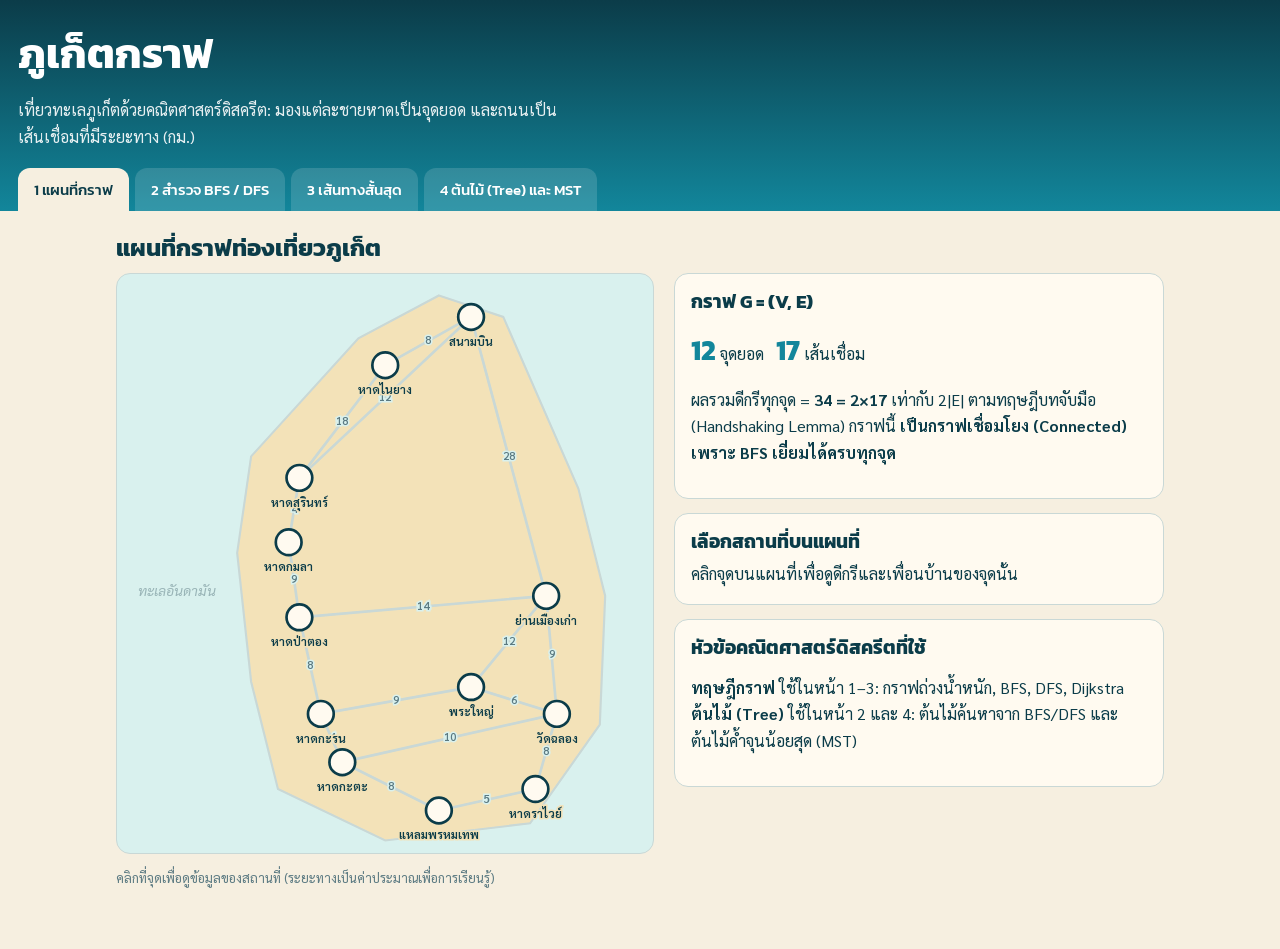
<file: index.html>
<!DOCTYPE html>
<html lang="th">
<head>
<meta charset="utf-8">
<meta name="viewport" content="width=device-width, initial-scale=1, viewport-fit=cover">
<title>ภูเก็ตกราฟ – คณิตศาสตร์ดิสครีตกับการท่องเที่ยวทะเลภูเก็ต</title>
<link rel="stylesheet" href="https://fonts.googleapis.com/css2?family=Kanit:wght@500;700&family=Sarabun:wght@400;600&display=swap">
<link rel="stylesheet" href="style.css">
</head>
<body>
<header>
  <h1>ภูเก็ตกราฟ</h1>
  <p>เที่ยวทะเลภูเก็ตด้วยคณิตศาสตร์ดิสครีต: มองแต่ละชายหาดเป็นจุดยอด และถนนเป็นเส้นเชื่อมที่มีระยะทาง (กม.)</p>
  <nav id="nav">
    <button data-p="1" class="on">1 แผนที่กราฟ</button>
    <button data-p="2">2 สำรวจ BFS / DFS</button>
    <button data-p="3">3 เส้นทางสั้นสุด</button>
    <button data-p="4">4 ต้นไม้ (Tree) และ MST</button>
  </nav>
</header>
<main>

<section id="p1" class="pg on">
  <h2>แผนที่กราฟท่องเที่ยวภูเก็ต</h2>
  <div class="grid">
    <div><svg id="s1" class="map" viewBox="0 0 500 540" role="img" aria-label="กราฟแหล่งท่องเที่ยวภูเก็ต"></svg>
      <p class="legend">คลิกที่จุดเพื่อดูข้อมูลของสถานที่ (ระยะทางเป็นค่าประมาณเพื่อการเรียนรู้)</p></div>
    <div>
      <div class="panel"><h3>กราฟ G = (V, E)</h3>
        <p><span class="big" id="cv"></span> จุดยอด &nbsp; <span class="big" id="ce"></span> เส้นเชื่อม</p>
        <p>ผลรวมดีกรีทุกจุด = <b id="sd"></b> เท่ากับ 2|E| ตามทฤษฎีบทจับมือ (Handshaking Lemma) กราฟนี้<b id="cn"></b></p></div>
      <div class="panel" style="margin-top:14px"><h3 id="ih">เลือกสถานที่บนแผนที่</h3><div id="info">คลิกจุดบนแผนที่เพื่อดูดีกรีและเพื่อนบ้านของจุดนั้น</div></div>
      <div class="panel" style="margin-top:14px"><h3>หัวข้อคณิตศาสตร์ดิสครีตที่ใช้</h3>
        <p><b>ทฤษฎีกราฟ</b> ใช้ในหน้า 1–3: กราฟถ่วงน้ำหนัก, BFS, DFS, Dijkstra<br><b>ต้นไม้ (Tree)</b> ใช้ในหน้า 2 และ 4: ต้นไม้ค้นหาจาก BFS/DFS และต้นไม้ค้ำจุนน้อยสุด (MST)</p></div>
    </div>
  </div>
</section>

<section id="p2" class="pg">
  <h2>สำรวจแหล่งท่องเที่ยวด้วย BFS และ DFS</h2>
  <p>BFS ไปทีละชั้นด้วยคิว (Queue) ส่วน DFS ลึกสุดก่อนด้วยสแตก (Stack) เส้นสีน้ำเงินคือต้นไม้ที่ได้จากการค้นหา</p>
  <div class="grid">
    <div><svg id="s2" class="map" viewBox="0 0 500 540"></svg>
      <p class="legend"><span class="dot" style="background:var(--bad)"></span>กำลังเยี่ยม<span class="dot" style="background:var(--acc)"></span>เยี่ยมแล้ว<span class="dot" style="background:#ffe9a8"></span>รอเยี่ยม</p></div>
    <div class="panel">
      <div class="ctl"><label>เริ่มที่ <select id="a2s"></select></label><label><select id="a2m"><option value="bfs">BFS (คิว)</option><option value="dfs">DFS (สแตก)</option></select></label></div>
      <div class="ctl"><button class="b" id="n2">ก้าวถัดไป</button><button class="b alt" id="p2a">เล่นอัตโนมัติ</button><button class="b alt" id="r2">เริ่มใหม่</button></div>
      <h3>ลำดับที่เยี่ยม</h3><div id="o2"></div>
      <h3 style="margin-top:12px" id="fl">Queue</h3><div id="f2"></div>
      <p class="legend" style="margin-top:12px">เวลาทำงาน O(V + E) ต้นไม้ที่ได้มีเส้นเชื่อมเท่ากับจำนวนจุดที่เยี่ยมลบ 1</p>
    </div>
  </div>
</section>

<section id="p3" class="pg">
  <h2>หาเส้นทางสั้นที่สุดด้วย Dijkstra</h2>
  <p>เลือกจุดเริ่มต้นและปลายทาง กราฟถ่วงน้ำหนักจะหาเส้นทางที่รวมระยะทางน้อยที่สุดให้</p>
  <div class="grid">
    <div><svg id="s3" class="map" viewBox="0 0 500 540"></svg></div>
    <div class="panel">
      <div class="ctl"><label>จาก <select id="d3a"></select></label><label>ไป <select id="d3b"></select></label></div>
      <p><span class="big" id="k3"></span> กม. &nbsp;ประมาณ <b id="t3"></b> นาที (เฉลี่ย 40 กม./ชม.)</p>
      <div id="r3"></div>
      <h3 style="margin-top:12px">ระยะสั้นสุดจากจุดเริ่มต้นไปทุกที่</h3><table id="tb3"></table>
    </div>
  </div>
</section>

<section id="p4" class="pg">
  <h2>ต้นไม้ค้ำจุนน้อยสุด: วางถนนให้ครบทุกที่ประหยัดสุด</h2>
  <p>อัลกอริทึมของ Kruskal เรียงเส้นเชื่อมจากสั้นไปยาว เลือกเส้นที่ไม่ทำให้เกิดวงจร จนได้ต้นไม้ที่ต่อ 12 จุดด้วย 11 เส้น</p>
  <div class="grid">
    <div><svg id="s4" class="map" viewBox="0 0 500 540"></svg>
      <p class="legend">เส้นน้ำเงินหนา = เลือก, เส้นประแดง = ข้ามเพราะเกิดวงจร</p></div>
    <div class="panel">
      <div class="ctl"><button class="b" id="n4">พิจารณาเส้นถัดไป</button><button class="b alt" id="a4">ทำจนจบ</button><button class="b alt" id="r4">เริ่มใหม่</button></div>
      <p>ระยะทางรวมที่เลือก <span class="big" id="w4">0</span> กม. &nbsp; เลือกแล้ว <b id="c4">0</b>/11 เส้น</p>
      <div id="s4t"></div>
      <div class="log" id="l4"></div>
    </div>
  </div>
  <h2 style="margin-top:34px">หลักการของต้นไม้ (Tree) จากโครงข่ายถนน</h2>
  <p>ต้นไม้ในส่วนนี้คือต้นไม้ค้ำจุนน้อยสุด 11 เส้นที่ได้จาก Kruskal ด้านบน เลือกรากแล้วคลิกจุดเพื่อดูความสัมพันธ์ในต้นไม้</p>
  <div class="panel"><h3>สมบัติสำคัญของต้นไม้</h3>
    <ol class="pr">
      <li>ต้นไม้คือกราฟเชื่อมโยงที่ <b>ไม่มีวงจร</b></li>
      <li>ต้นไม้ที่มี n จุดยอด จะมี <b>n − 1 เส้นเชื่อม</b> เสมอ ที่นี่ <b id="tv"></b> จุด จึงมี <b id="te"></b> เส้น</li>
      <li>ทุกคู่จุดยอดมี <b>เส้นทางเดียว</b> เท่านั้น (คลิกจุดด้านล่างเพื่อดูเส้นทางจากราก)</li>
      <li>ลบเส้นใดก็ได้ ต้นไม้จะ<b>แยกขาดเป็นสองส่วน</b> เพิ่มเส้นใดก็ได้ จะ<b>เกิดวงจร</b></li>
      <li>เลือกจุดหนึ่งเป็น <b>ราก (Root)</b> จะได้ต้นไม้มีราก ซึ่งมีพ่อแม่ (Parent), ลูก (Child), ใบ (Leaf), ระดับ (Level) และความสูง (Height)</li>
    </ol></div>
  <div class="grid" style="margin-top:16px">
    <div><div class="ctl"><label>เลือกราก (Root) <select id="t5r"></select></label></div>
      <svg id="s5" class="map" viewBox="0 0 560 400"></svg>
      <p class="legend"><span class="dot" style="background:var(--bad)"></span>ราก<span class="dot" style="background:var(--pri)"></span>จุดภายใน<span class="dot" style="background:var(--ok)"></span>ใบ (ไม่มีลูก)</p></div>
    <div class="panel"><h3>สรุปต้นไม้</h3><div id="ts"></div><h3 style="margin-top:12px" id="th">คลิกจุดบนต้นไม้</h3><div id="ti">คลิกจุดเพื่อดู Parent, Child, Level และเส้นทางจากราก</div></div>
  </div>
</section>

</main>
<script src="script.js"></script>
</body>
</html>
</file>
<file: style.css>
:root{--bg:#f6efe0;--card:#fffaf0;--ink:#0b3c49;--mut:#5b7a82;--pri:#12869b;--acc:#f0a23b;--ok:#2f9e6e;--bad:#e0523f;--line:#c9d8d6;--sea:#d9f1ee;--isl:#f3e2b8;
box-sizing:border-box;padding-top:env(safe-area-inset-top,0px);padding-bottom:env(safe-area-inset-bottom,0px)}
@media (prefers-color-scheme:dark){:root:not([data-theme="light"]){--bg:#082a33;--card:#0e3944;--ink:#e8f6f4;--mut:#93b8bd;--pri:#3cc0d6;--acc:#f5b84f;--line:#25525e;--sea:#0b3f4b;--isl:#3b4a45}}
:root[data-theme="dark"]{--bg:#082a33;--card:#0e3944;--ink:#e8f6f4;--mut:#93b8bd;--pri:#3cc0d6;--acc:#f5b84f;--line:#25525e;--sea:#0b3f4b;--isl:#3b4a45}
html{scroll-padding-top:env(safe-area-inset-top,0px)}
*{box-sizing:border-box}
body{margin:0;background:var(--bg);color:var(--ink);font:16px/1.65 Sarabun,"Noto Sans Thai",system-ui,sans-serif}
h1,h2,h3{font-family:Kanit,"Noto Sans Thai",sans-serif;line-height:1.25;margin:0 0 .4em}
header{background:linear-gradient(180deg,#0b3c49,#12869b);color:#fff;padding:28px 18px 0}
header h1{font-size:clamp(26px,5vw,42px);font-weight:700}
header p{margin:0 0 18px;max-width:60ch;opacity:.9}
nav{display:flex;gap:6px;overflow-x:auto;margin-top:8px}
nav button{flex:none;border:0;background:rgba(255,255,255,.14);color:#fff;font:500 15px Kanit,sans-serif;padding:10px 16px;border-radius:12px 12px 0 0;cursor:pointer}
nav button.on{background:var(--bg);color:var(--ink)}
nav button:focus-visible,button:focus-visible,select:focus-visible{outline:3px solid var(--acc);outline-offset:2px}
main{max-width:1080px;margin:0 auto;padding:22px 16px 48px}
.pg{display:none}.pg.on{display:block}
.grid{display:grid;grid-template-columns:minmax(0,1.1fr) minmax(0,1fr);gap:20px;align-items:start}
@media(max-width:800px){.grid{grid-template-columns:1fr}}
.panel{background:var(--card);border:1px solid var(--line);border-radius:14px;padding:16px}
svg.map{width:100%;height:auto;background:var(--sea);border-radius:14px;border:1px solid var(--line);display:block}
.isl{fill:var(--isl);stroke:var(--line);stroke-width:2}
.sea{fill:var(--mut);opacity:.5;font:italic 13px Sarabun,sans-serif}
.e{stroke:var(--line);stroke-width:2.5;stroke-linecap:round}
.e.on{stroke:var(--pri);stroke-width:6}
.e.rej{stroke:var(--bad);stroke-dasharray:5 5;stroke-width:3}
.w{font:600 10px Sarabun,sans-serif;fill:var(--mut);text-anchor:middle;paint-order:stroke;stroke:var(--sea);stroke-width:3px}
.n circle{fill:var(--card);stroke:var(--ink);stroke-width:2.5;transition:fill .25s}
.n text{font:600 11px Sarabun,sans-serif;fill:var(--ink);text-anchor:middle;paint-order:stroke;stroke:var(--isl);stroke-width:3px;pointer-events:none}
.n.vis circle{fill:var(--acc)}.n.q circle{fill:#ffe9a8}.n.cur circle{fill:var(--bad)}.n.path circle{fill:var(--ok)}.n.sel circle{stroke:var(--bad);stroke-width:4}
.n{cursor:pointer}
.ctl{display:flex;flex-wrap:wrap;gap:8px;align-items:center;margin:10px 0}
select,button.b{font:500 14px Sarabun,sans-serif;padding:8px 12px;border-radius:10px;border:1px solid var(--line);background:var(--card);color:var(--ink)}
button.b{cursor:pointer;background:var(--pri);color:#fff;border-color:var(--pri);font-family:Kanit,sans-serif}
button.b.alt{background:var(--card);color:var(--ink);border-color:var(--line)}
.big{font:700 28px Kanit,sans-serif;color:var(--pri)}
.tag{display:inline-block;background:var(--sea);border-radius:8px;padding:2px 9px;margin:2px;font-size:14px}
table{border-collapse:collapse;width:100%;font-size:14px}td,th{padding:4px 8px;border-bottom:1px solid var(--line);text-align:left}
.log{max-height:230px;overflow:auto;font-size:14px}.log div{padding:3px 0;border-bottom:1px dashed var(--line)}
.ok{color:var(--ok)}.no{color:var(--bad)}
.legend{font-size:13px;color:var(--mut)}
.dot{display:inline-block;width:11px;height:11px;border-radius:50%;margin:0 3px 0 8px;vertical-align:-1px;border:1px solid var(--ink)}
@media(prefers-reduced-motion:reduce){*{transition:none!important}}
.n.int circle{fill:var(--pri)}
ol.pr{margin:0;padding-left:22px}ol.pr li{margin:5px 0}
.lv{font:600 11px Sarabun,sans-serif;fill:var(--mut);opacity:.8}
</file>
